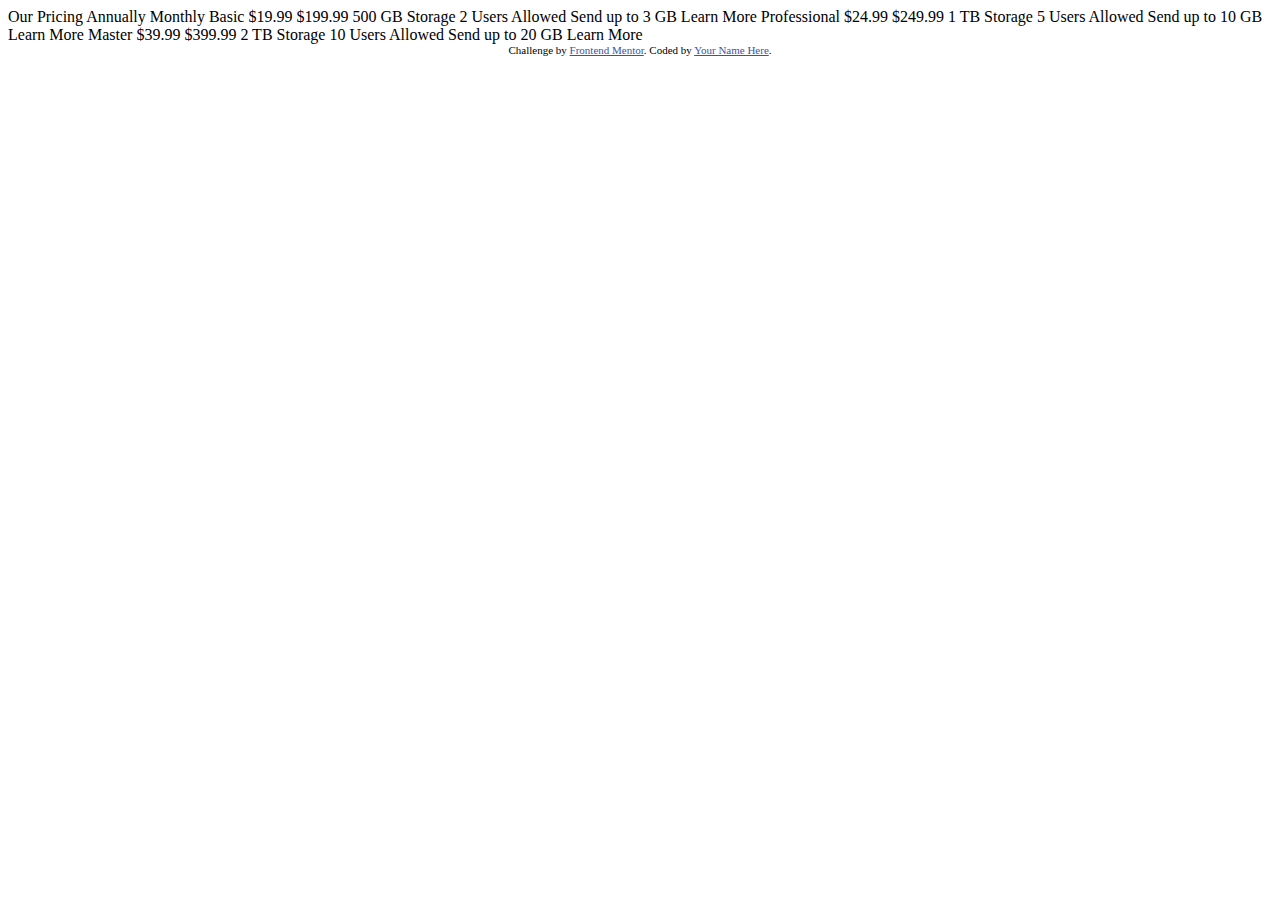
<file: index.html>
<!DOCTYPE html>
<html lang="en">
<head>
  <meta charset="UTF-8">
  <meta name="viewport" content="width=device-width, initial-scale=1.0"> <!-- displays site properly based on user's device -->

  <link rel="icon" type="image/png" sizes="32x32" href="./images/favicon-32x32.png">
  
  <title>Frontend Mentor | [Challenge Name Here]</title>

  <!-- Feel free to remove these styles or customise in your own stylesheet 👍 -->
  <style>
    .attribution { font-size: 11px; text-align: center; }
    .attribution a { color: hsl(228, 45%, 44%); }
  </style>
</head>
<body>

  Our Pricing
  Annually
  Monthly

  Basic
  &dollar;19.99
  &dollar;199.99
  500 GB Storage
  2 Users Allowed
  Send up to 3 GB
  Learn More

  Professional
  &dollar;24.99
  &dollar;249.99
  1 TB Storage
  5 Users Allowed
  Send up to 10 GB
  Learn More

  Master
  &dollar;39.99
  &dollar;399.99
  2 TB Storage
  10 Users Allowed
  Send up to 20 GB
  Learn More
  
  <div class="attribution">
    Challenge by <a href="https://www.frontendmentor.io?ref=challenge" target="_blank">Frontend Mentor</a>. 
    Coded by <a href="#">Your Name Here</a>.
  </div>
</body>
</html>
</file>
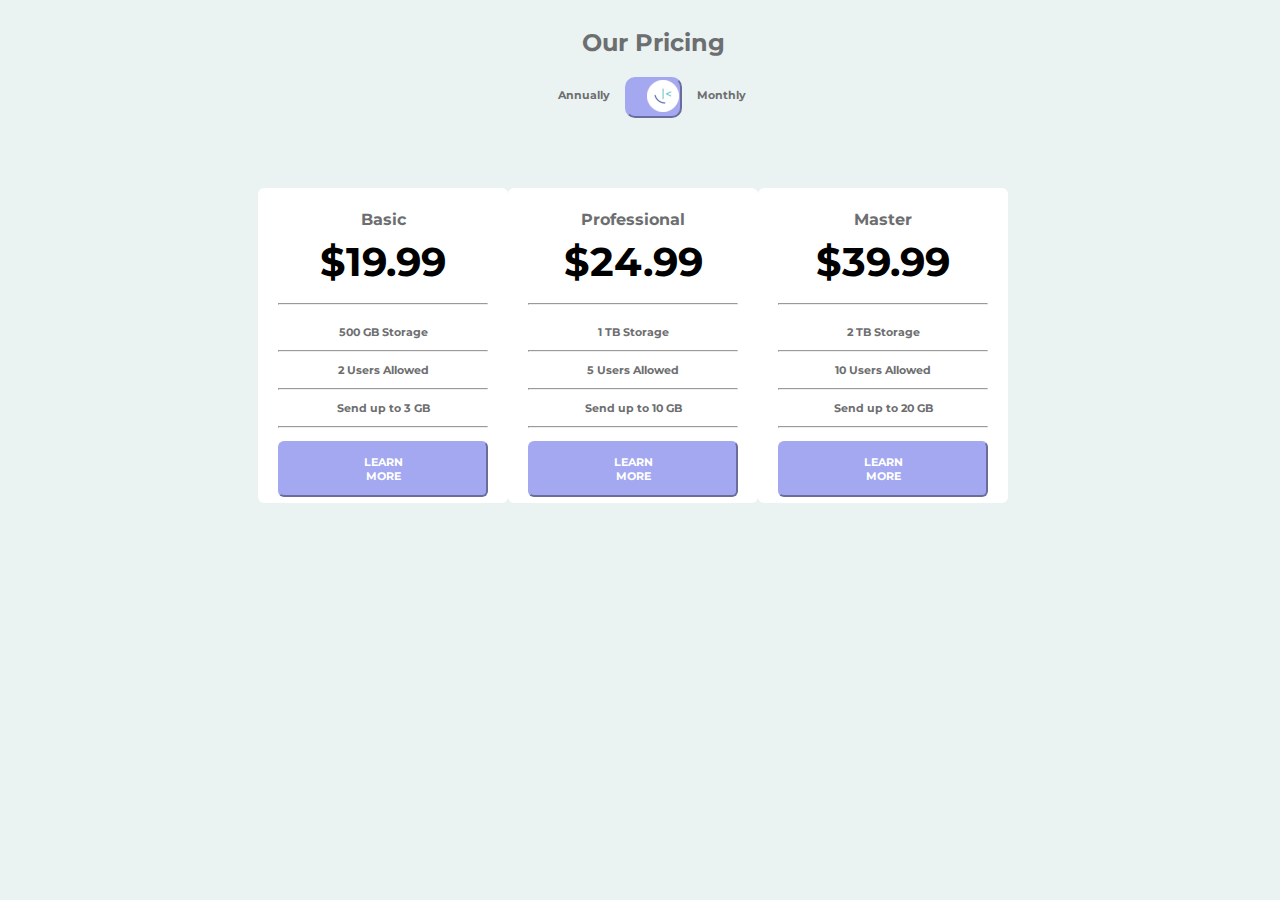
<file: pricing component/index.html>
<!DOCTYPE html>
<html>
    <head>
        <meta charset="utf-8">
        <meta http-equiv="X-UA-Compatible" content="IE=edge">
        <title></title>
        <meta name="description" content="">
        <meta name="viewport" content="width=device-width, initial-scale=1">
        <link rel="stylesheet" href="./style.css">
        <link rel="stylesheet" href="https://cdnjs.cloudflare.com/ajax/libs/font-awesome/6.4.0/css/all.min.css" 
        integrity="sha512-iecdLmaskl7CVkqkXNQ/ZH/XLlvWZOJyj7Yy7tcenmpD1ypASozpmT/E0iPtmFIB46ZmdtAc9eNBvH0H/ZpiBw==" 
        crossorigin="anonymous" referrerpolicy="no-referrer" />

    </head>
    <body>
        <header class="header">
            <div>
                <div id="header-pricing-text">
                    <h2>Our Pricing</h2>
                </div>
                <div class="header-pricing-navigation">
                    <div id="sub-header-pricing-text">
                        <p>Annually</p>
                    </div>
                    <div>
                        <button id="header-image"><img src="./assets/images/favicon-32x32.png" alt=""></button>
                    </div>
                    <div id="sub-header-pricing-text">
                        <p>Monthly</p>
                    </div>
                </div>
            </div>
        </header>
        <main class="overall-main">
            <div class="main-1">
                <div class="Basic-price-listing">
                    <div id="category">
                        <p>Basic</p>
                    </div>
                    <div id="amount">
                        <p>&dollar;19.99</p><hr>
                    </div>
                    <div id="storage">
                        <p>500 GB Storage</p><hr>
                    </div>
                    <div id="number-of-users-allowed">
                        <p> 2 Users Allowed</p><hr>
                    </div>
                    <div id="storage-to-send">
                        <p> Send up to 3 GB</p><hr>
                    </div> 
                    <div id="">
                        <button id="Basic-learn-more"><p>LEARN MORE</p></button>
                    </div> 
                </div>
            </div>
            <div class="main-1">
                <div class="Basic-price-listing">
                    <div id="category">
                        <p>Professional</p>
                    </div>
                    <div id="amount">
                        <p>&dollar;24.99</p><hr>
                    </div>
                    <div id="storage">
                        <p>1 TB Storage</p><hr>
                    </div>
                    <div id="number-of-users-allowed">
                        <p> 5 Users Allowed</p><hr>
                    </div>
                    <div id="storage-to-send">
                        <p> Send up to 10 GB</p><hr>
                    </div> 
                    <div id="">
                        <button id="Basic-learn-more"><p>LEARN MORE</p></button>
                    </div> 
                </div>
            </div>
            <div class="main-1">
                <div class="Basic-price-listing">
                    <div id="category">
                        <p>Master</p>
                    </div>
                    <div id="amount">
                        <p>&dollar;39.99</p><hr>
                    </div>
                    <div id="storage">
                        <p>2 TB Storage</p><hr>
                    </div>
                    <div id="number-of-users-allowed">
                        <p> 10 Users Allowed</p><hr>
                    </div>
                    <div id="storage-to-send">
                        <p> Send up to 20 GB</p><hr>
                    </div> 
                    <div id="">
                        <button id="Basic-learn-more"><p>LEARN MORE</p></button>
                    </div> 
                </div>
            </div>
        </main> 
    </body>
</html>
</file>
<file: pricing component/style.css>
@import url('https://fonts.googleapis.com/css2?family=Inter:wght@100;200;300;400;500;600;700;800;900&family=Montserrat:ital,wght@0,200;0,300;0,400;0,500;0,600;0,700;0,800;1,200;1,300;1,400;1,500;1,600;1,700;1,800&family=Poppins:ital,wght@0,100;0,200;0,300;0,400;0,500;0,600;0,700;1,100;1,200;1,300;1,400;1,500;1,600;1,700&family=Work+Sans:ital,wght@0,100;0,200;0,300;0,400;0,500;0,600;0,700;0,800;0,900;1,100;1,200;1,300;1,400;1,500;1,600;1,700;1,900&display=swap');

body{
    background-color:rgb(234, 242, 242);
    position: absolute;
}


.header{
    position:relative ;
    display: grid;
    text-align: center;
    margin-left: 550px;
    font-weight: 700;
    font-family: Montserrat;
}


.header-pricing-navigation{
    display: flex;
    gap: 15px;
    font-size: 11px;
    color: rgb(177, 178, 179);
}

.overall-main{
    display: flex;
    flex-direction: row;
    align-items: center;
    margin-left: 250px;
}

.main-1{
    margin-top: 70px;
    background-color:white;
    position:relative ;
    width: 250px;
    height: 300px;
    text-align: center;
    font-weight: 700;
    font-family: Montserrat;
    padding-bottom: 15px;
    border-radius: 6px 6px 6px 6px;
   
}


#header-pricing-text{
    color: rgb(109, 110, 111);
    margin-right: 260px;
}


#sub-header-pricing-text{
    color: rgb(109, 110, 111);
}


#header-image{
    padding-top: 1px;
    padding-bottom: 1px;
    padding-right: 1px;
    padding-left: 20px;
    border-radius: 10px;
    border-color:hsl(236, 72%, 79%);
    background-color:  hsl(236, 72%, 79%);
}


.Basic-price-listing{

}


#category{
    color: rgb(109, 110, 111);
    padding-top: 15px;
    line-height: 2px;
}


#amount{
    font-size: 40px;
    margin-left: 20px;
    margin-right: 20px;
    line-height: 2px;
}


#storage, #number-of-users-allowed, #Basic-learn-more, #storage-to-send{
    font-size: 11px; 
    text-align: center;
    font-weight: 700;
    font-family: Montserrat;
    color: rgb(109, 110, 111);
    margin-left: 20px;
    margin-right: 20px;
}


#Basic-learn-more{
    color: white;
    font-size: 11px;
    padding: 1px 70px;
    margin-top: 8px;
    border-radius: 6px;
    border-color: hsl(236, 72%, 79%);
    background-color:  hsl(236, 72%, 79%);
}
</file>
